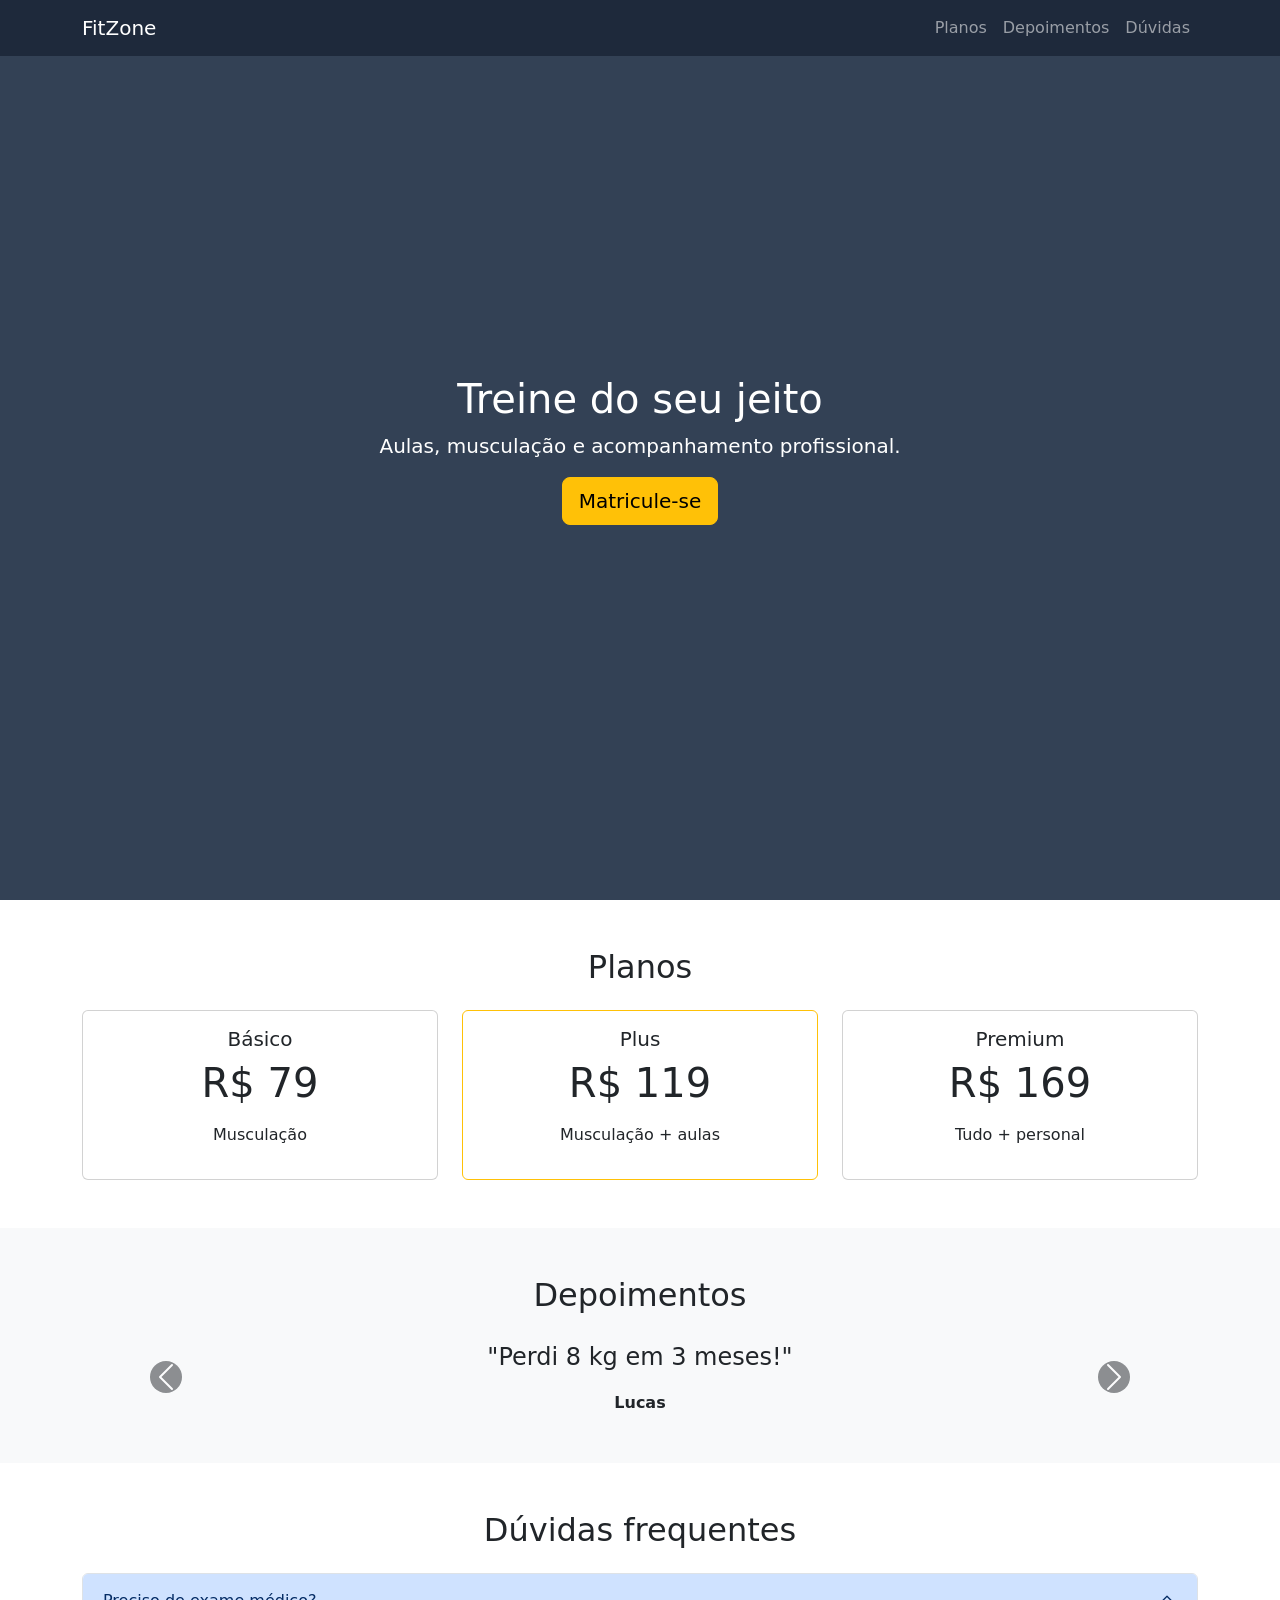
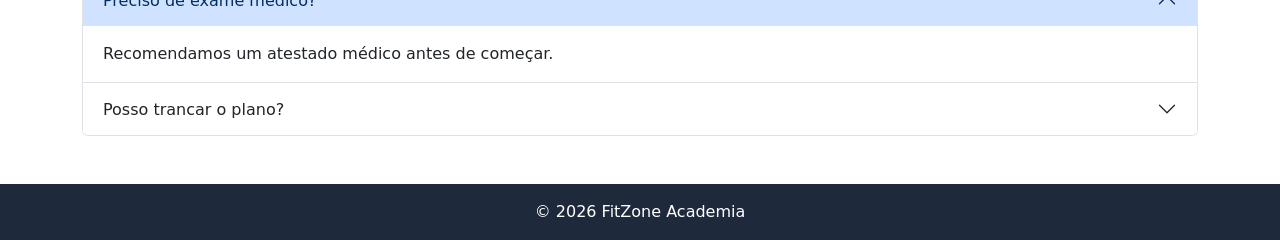
<file: bootstrap/index.html>
<!DOCTYPE html>
<html lang="pt-br">
<head>
  <meta charset="UTF-8">
  <meta name="viewport" content="width=device-width, initial-scale=1.0">
  <title>FitZone Academia</title>
  <link href="https://cdn.jsdelivr.net/npm/bootstrap@5.3.3/dist/css/bootstrap.min.css" rel="stylesheet">
  <link rel="stylesheet" href="style.css">
</head>
<body>

  <!-- Navbar fixa e responsiva -->
  <nav class="navbar navbar-expand-lg navbar-dark bg-fit fixed-top">
    <div class="container">
      <a class="navbar-brand" href="#">FitZone</a>
      <button class="navbar-toggler" type="button" data-bs-toggle="collapse" data-bs-target="#menu">
        <span class="navbar-toggler-icon"></span>
      </button>
      <div class="collapse navbar-collapse" id="menu">
        <ul class="navbar-nav ms-auto">
          <li class="nav-item"><a class="nav-link" href="#planos">Planos</a></li>
          <li class="nav-item"><a class="nav-link" href="#depoimentos">Depoimentos</a></li>
          <li class="nav-item"><a class="nav-link" href="#faq">Dúvidas</a></li>
        </ul>
      </div>
    </div>
  </nav>

  <header class="hero text-center text-white d-flex align-items-center">
    <div class="container">
      <h1>Treine do seu jeito</h1>
      <p class="lead">Aulas, musculação e acompanhamento profissional.</p>
      <button class="btn btn-warning btn-lg" data-bs-toggle="modal" data-bs-target="#modalMatricula">Matricule-se</button>
    </div>
  </header>

  <!-- Planos em cards (grid do Bootstrap) -->
  <section id="planos" class="py-5">
    <div class="container">
      <h2 class="text-center mb-4">Planos</h2>
      <div class="row g-4">
        <div class="col-md-4">
          <div class="card text-center h-100">
            <div class="card-body">
              <h5 class="card-title">Básico</h5>
              <p class="display-6">R$ 79</p>
              <p>Musculação</p>
            </div>
          </div>
        </div>
        <div class="col-md-4">
          <div class="card text-center h-100 border-warning">
            <div class="card-body">
              <h5 class="card-title">Plus</h5>
              <p class="display-6">R$ 119</p>
              <p>Musculação + aulas</p>
            </div>
          </div>
        </div>
        <div class="col-md-4">
          <div class="card text-center h-100">
            <div class="card-body">
              <h5 class="card-title">Premium</h5>
              <p class="display-6">R$ 169</p>
              <p>Tudo + personal</p>
            </div>
          </div>
        </div>
      </div>
    </div>
  </section>

  <!-- Carrossel -->
  <section id="depoimentos" class="py-5 bg-light">
    <div class="container text-center">
      <h2 class="mb-4">Depoimentos</h2>
      <div id="carrossel" class="carousel slide" data-bs-ride="carousel">
        <div class="carousel-inner">
          <div class="carousel-item active">
            <p class="fs-4">"Perdi 8 kg em 3 meses!"</p>
            <strong>Lucas</strong>
          </div>
          <div class="carousel-item">
            <p class="fs-4">"Professores muito atenciosos."</p>
            <strong>Marina</strong>
          </div>
          <div class="carousel-item">
            <p class="fs-4">"Ambiente limpo e motivador."</p>
            <strong>Diego</strong>
          </div>
        </div>
        <button class="carousel-control-prev" type="button" data-bs-target="#carrossel" data-bs-slide="prev">
          <span class="carousel-control-prev-icon bg-dark rounded-circle p-3"></span>
        </button>
        <button class="carousel-control-next" type="button" data-bs-target="#carrossel" data-bs-slide="next">
          <span class="carousel-control-next-icon bg-dark rounded-circle p-3"></span>
        </button>
      </div>
    </div>
  </section>

  <!-- Accordion -->
  <section id="faq" class="py-5">
    <div class="container">
      <h2 class="text-center mb-4">Dúvidas frequentes</h2>
      <div class="accordion" id="accordionFaq">
        <div class="accordion-item">
          <h2 class="accordion-header">
            <button class="accordion-button" data-bs-toggle="collapse" data-bs-target="#p1">Preciso de exame médico?</button>
          </h2>
          <div id="p1" class="accordion-collapse collapse show" data-bs-parent="#accordionFaq">
            <div class="accordion-body">Recomendamos um atestado médico antes de começar.</div>
          </div>
        </div>
        <div class="accordion-item">
          <h2 class="accordion-header">
            <button class="accordion-button collapsed" data-bs-toggle="collapse" data-bs-target="#p2">Posso trancar o plano?</button>
          </h2>
          <div id="p2" class="accordion-collapse collapse" data-bs-parent="#accordionFaq">
            <div class="accordion-body">Sim, por até 30 dias a cada ano.</div>
          </div>
        </div>
      </div>
    </div>
  </section>

  <!-- Modal -->
  <div class="modal fade" id="modalMatricula" tabindex="-1">
    <div class="modal-dialog">
      <div class="modal-content">
        <div class="modal-header">
          <h5 class="modal-title">Faça sua matrícula</h5>
          <button type="button" class="btn-close" data-bs-dismiss="modal"></button>
        </div>
        <div class="modal-body">
          <form>
            <input type="text" class="form-control mb-3" placeholder="Seu nome">
            <input type="email" class="form-control mb-3" placeholder="Seu e-mail">
            <select class="form-select mb-3">
              <option>Plano Básico</option>
              <option>Plano Plus</option>
              <option>Plano Premium</option>
            </select>
            <button type="submit" class="btn btn-warning w-100">Enviar</button>
          </form>
        </div>
      </div>
    </div>
  </div>

  <footer class="bg-fit text-white text-center py-3">
    © 2026 FitZone Academia
  </footer>

  <script src="https://cdn.jsdelivr.net/npm/bootstrap@5.3.3/dist/js/bootstrap.bundle.min.js"></script>
</body>
</html>
</file>
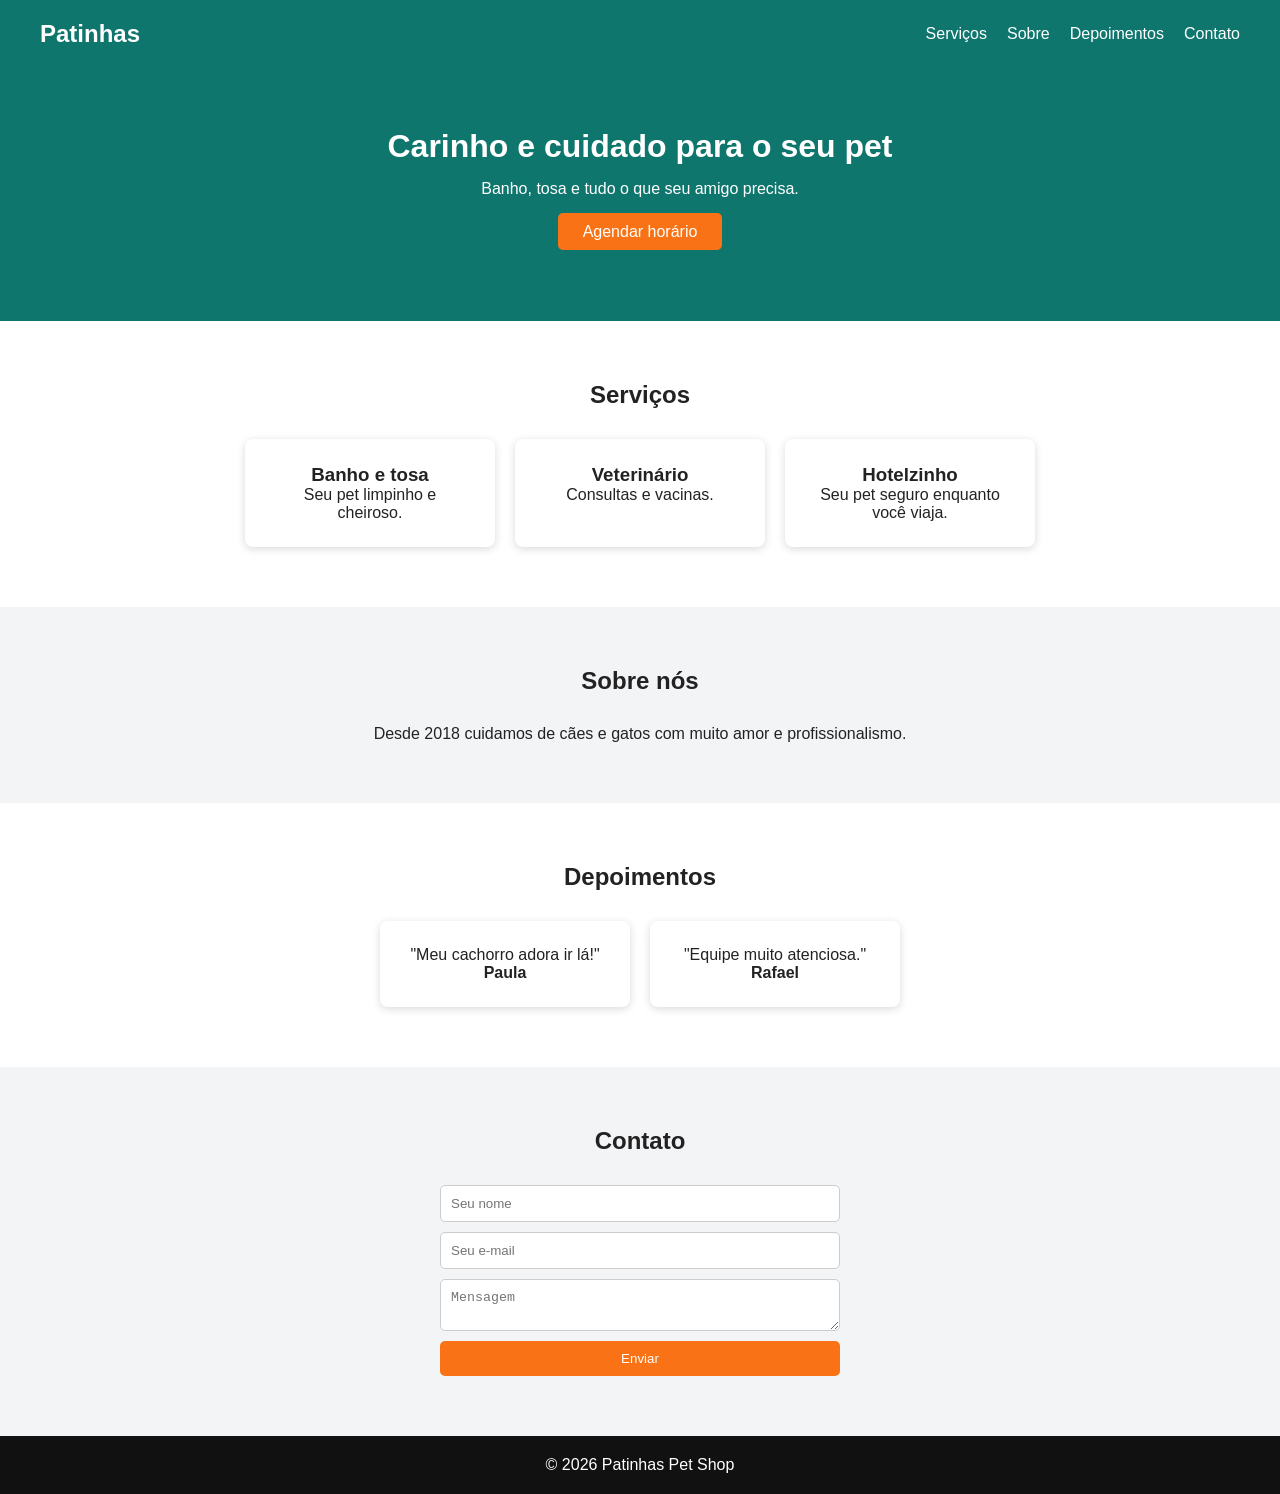
<file: revisao/index.html>
<!DOCTYPE html>
<html lang="pt-br">
<head>
  <meta charset="UTF-8">
  <meta name="viewport" content="width=device-width, initial-scale=1.0">
  <title>Patinhas Pet Shop</title>
  <link rel="stylesheet" href="style.css">
</head>
<body>

  <header class="hero">
    <nav class="menu">
      <h2>Patinhas</h2>
      <ul>
        <li><a href="#servicos">Serviços</a></li>
        <li><a href="#sobre">Sobre</a></li>
        <li><a href="#depoimentos">Depoimentos</a></li>
        <li><a href="#contato">Contato</a></li>
      </ul>
    </nav>
    <div class="hero-texto">
      <h1>Carinho e cuidado para o seu pet</h1>
      <p>Banho, tosa e tudo o que seu amigo precisa.</p>
      <a href="#contato" class="botao">Agendar horário</a>
    </div>
  </header>

  <section id="servicos">
    <h2>Serviços</h2>
    <div class="cards">
      <div class="card">
        <h3>Banho e tosa</h3>
        <p>Seu pet limpinho e cheiroso.</p>
      </div>
      <div class="card">
        <h3>Veterinário</h3>
        <p>Consultas e vacinas.</p>
      </div>
      <div class="card">
        <h3>Hotelzinho</h3>
        <p>Seu pet seguro enquanto você viaja.</p>
      </div>
    </div>
  </section>

  <section id="sobre" class="cinza">
    <h2>Sobre nós</h2>
    <p>Desde 2018 cuidamos de cães e gatos com muito amor e profissionalismo.</p>
  </section>

  <section id="depoimentos">
    <h2>Depoimentos</h2>
    <div class="cards">
      <div class="card">
        <p>"Meu cachorro adora ir lá!"</p>
        <strong>Paula</strong>
      </div>
      <div class="card">
        <p>"Equipe muito atenciosa."</p>
        <strong>Rafael</strong>
      </div>
    </div>
  </section>

  <section id="contato" class="cinza">
    <h2>Contato</h2>
    <form>
      <input type="text" placeholder="Seu nome">
      <input type="email" placeholder="Seu e-mail">
      <textarea placeholder="Mensagem"></textarea>
      <button type="submit" class="botao">Enviar</button>
    </form>
  </section>

  <footer>
    <p>© 2026 Patinhas Pet Shop</p>
  </footer>

</body>
</html>
</file>
<file: bootstrap/style.css>
.bg-fit {
  background-color: #1e293b;
}

.hero {
  min-height: 100vh;
  background-color: #334155;
}
</file>
<file: revisao/style.css>
* {
  margin: 0;
  padding: 0;
  box-sizing: border-box;
}

body {
  font-family: Arial, sans-serif;
  color: #222;
}

.hero {
  background-color: #0f766e;
  color: white;
  padding: 20px 40px 80px;
}

.menu {
  display: flex;
  justify-content: space-between;
  align-items: center;
}

.menu ul {
  display: flex;
  list-style: none;
  gap: 20px;
}

.menu a {
  color: white;
  text-decoration: none;
}

.hero-texto {
  text-align: center;
  margin-top: 80px;
}

.hero-texto p {
  margin: 15px 0 25px;
}

.botao {
  background-color: #f97316;
  color: white;
  padding: 10px 25px;
  border: none;
  border-radius: 5px;
  text-decoration: none;
  cursor: pointer;
}

section {
  padding: 60px 40px;
  text-align: center;
}

section h2 {
  margin-bottom: 30px;
}

.cinza {
  background-color: #f3f4f6;
}

.cards {
  display: flex;
  justify-content: center;
  gap: 20px;
  flex-wrap: wrap;
}

.card {
  background-color: white;
  padding: 25px;
  width: 250px;
  border-radius: 8px;
  box-shadow: 0 2px 8px rgba(0, 0, 0, 0.15);
}

form {
  max-width: 400px;
  margin: 0 auto;
  display: flex;
  flex-direction: column;
  gap: 10px;
}

input, textarea {
  padding: 10px;
  border: 1px solid #ccc;
  border-radius: 5px;
}

footer {
  background-color: #111;
  color: white;
  text-align: center;
  padding: 20px;
}
</file>
